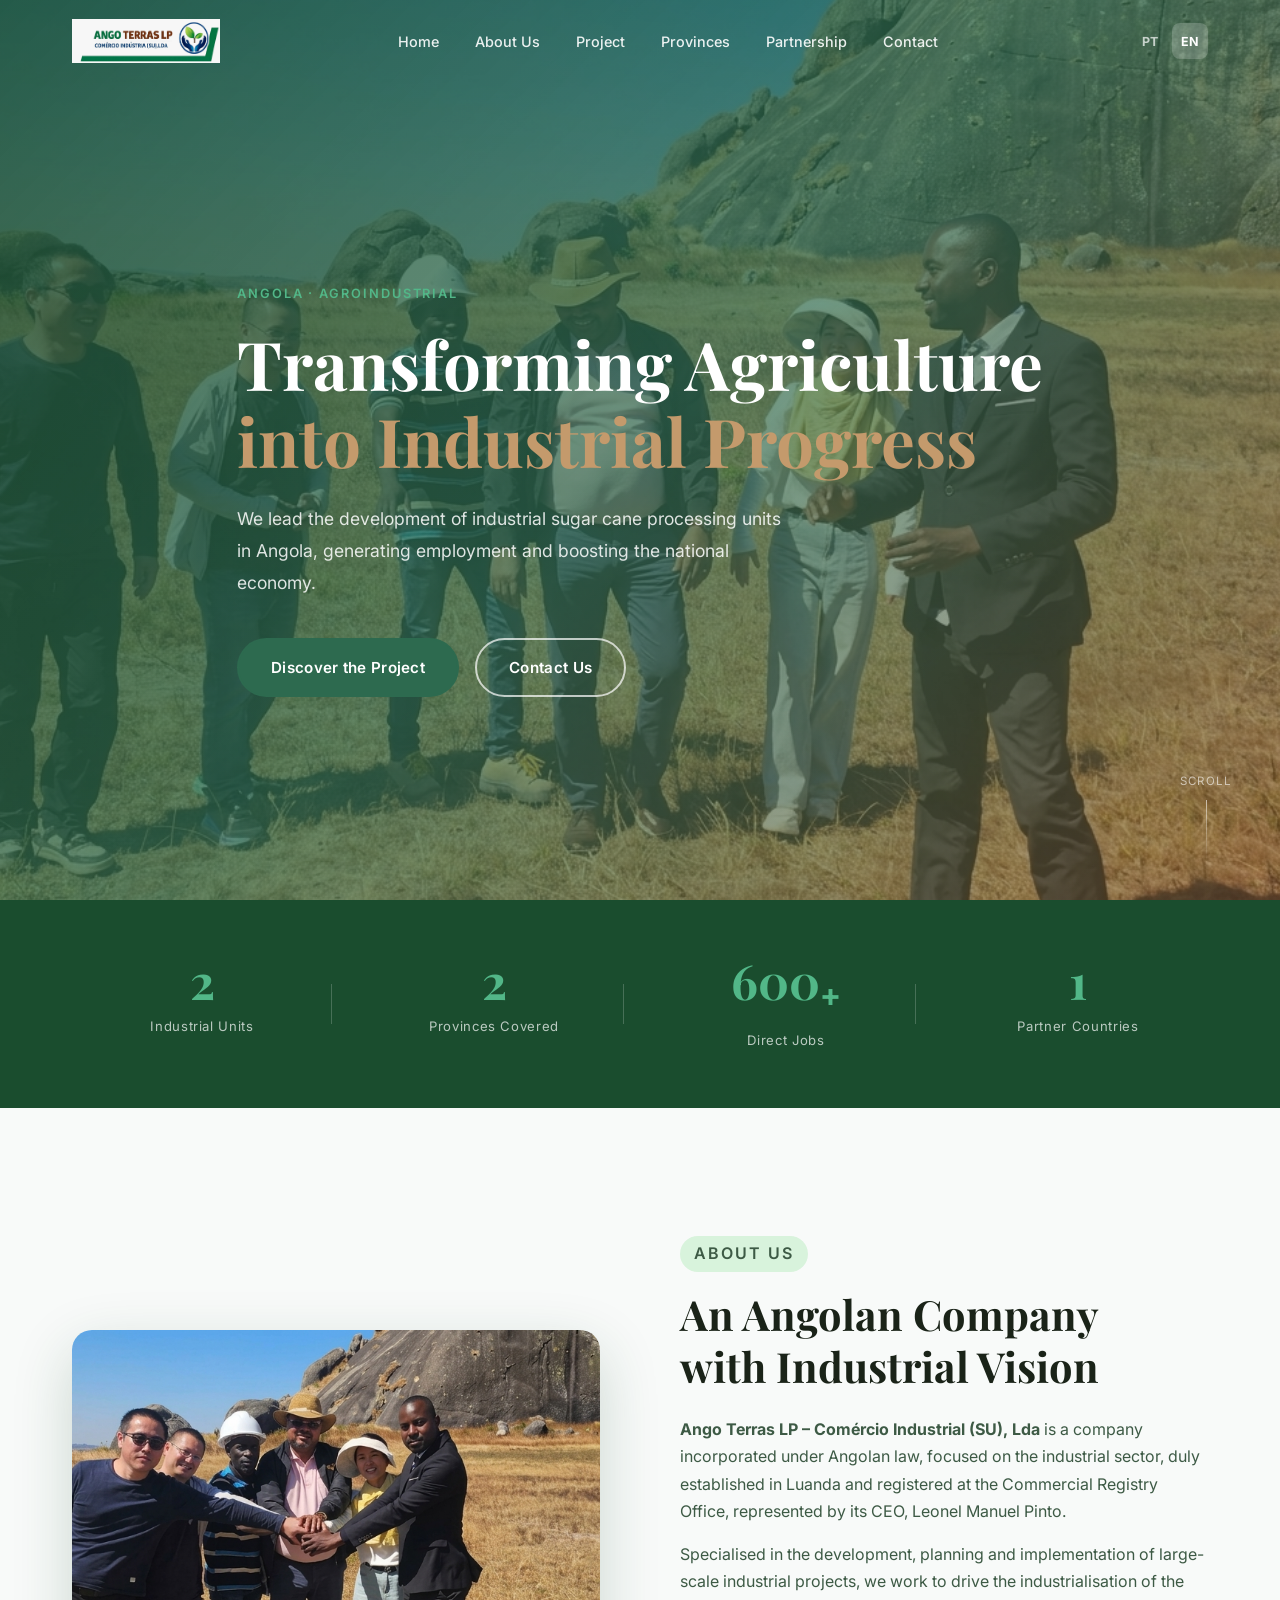
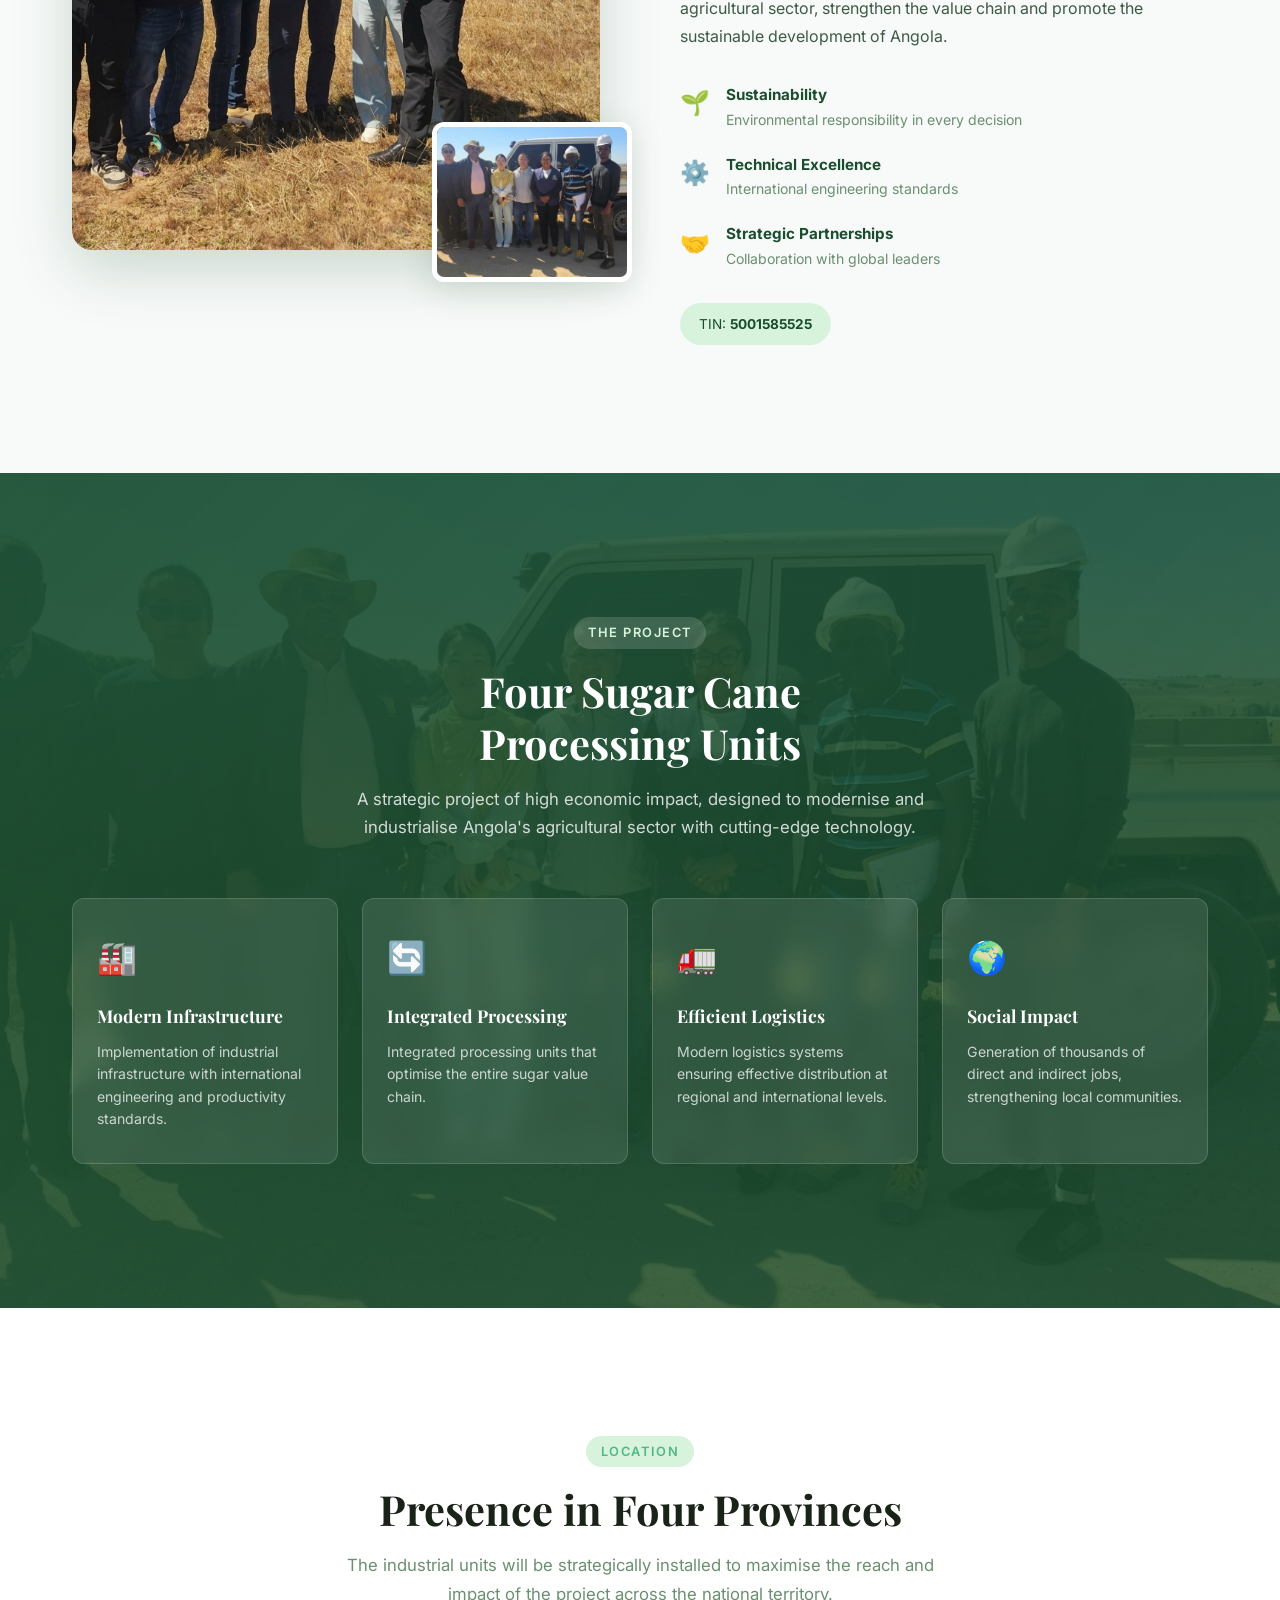
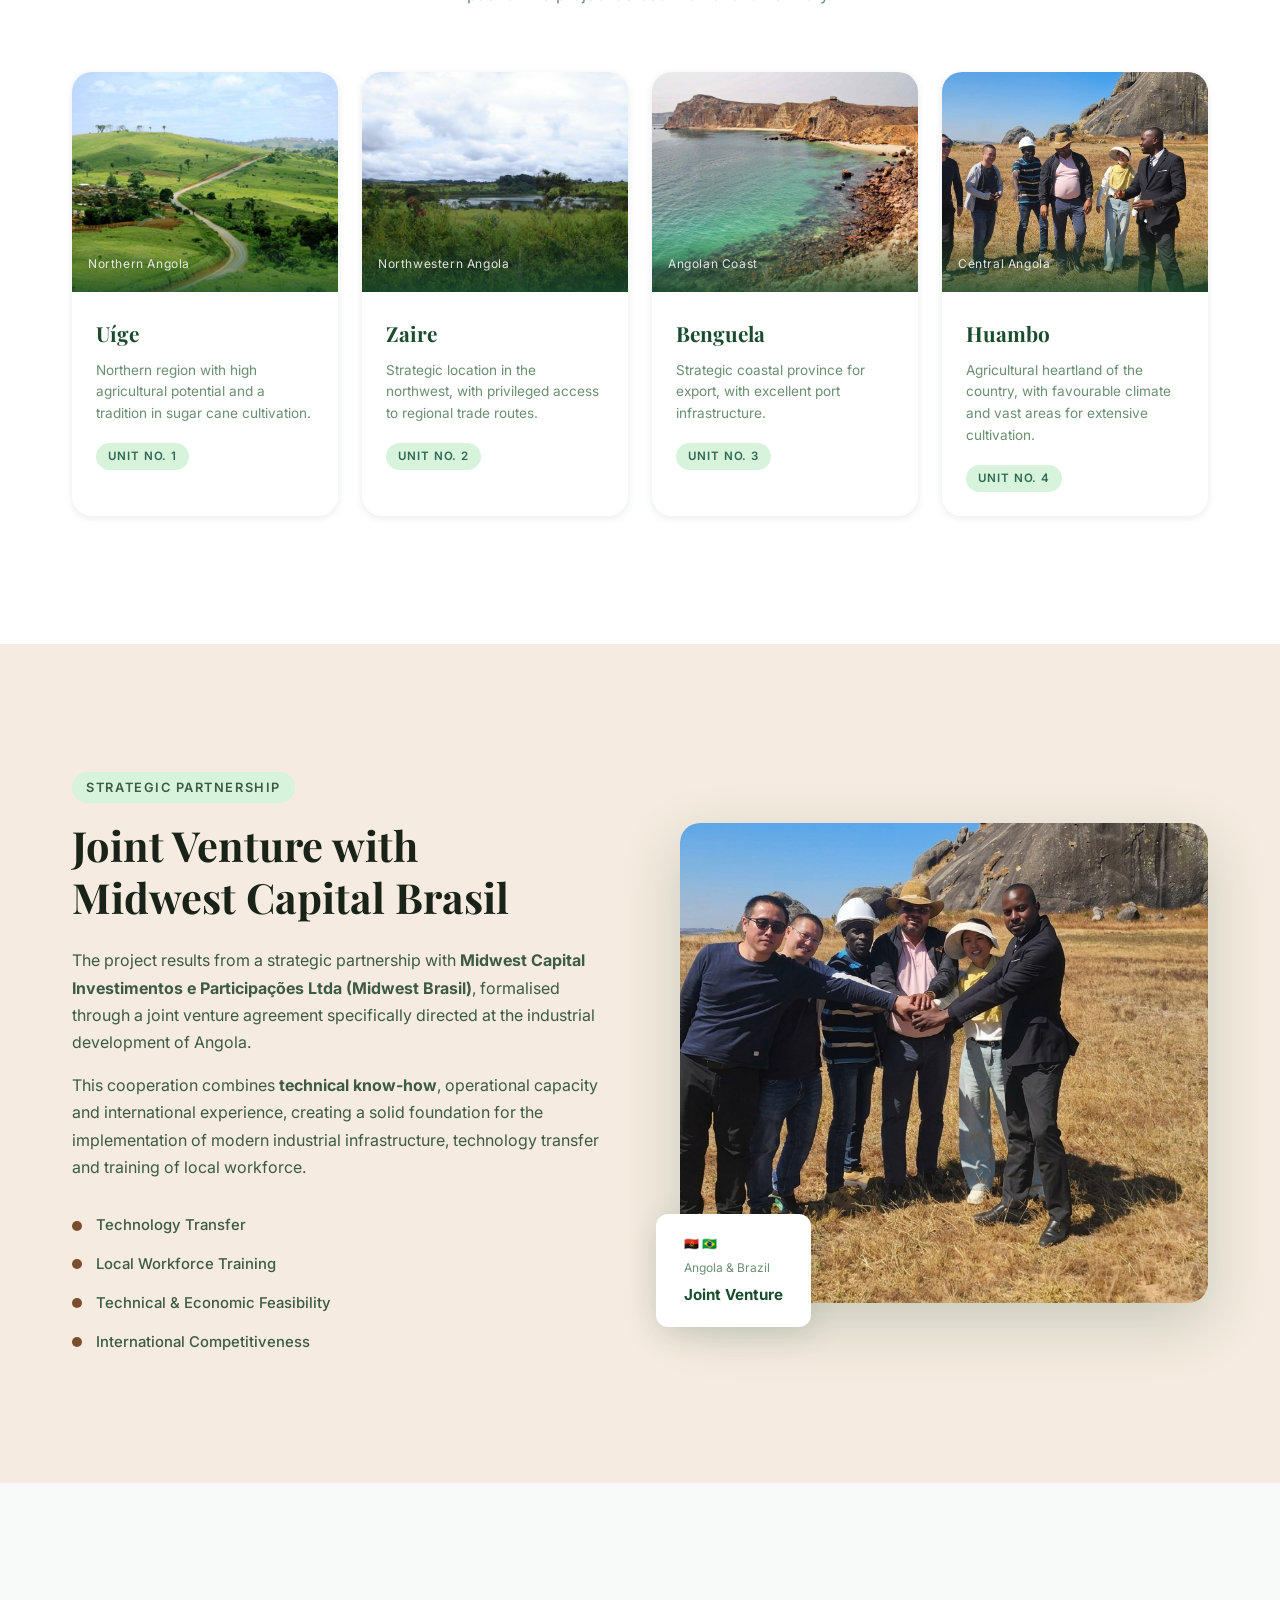
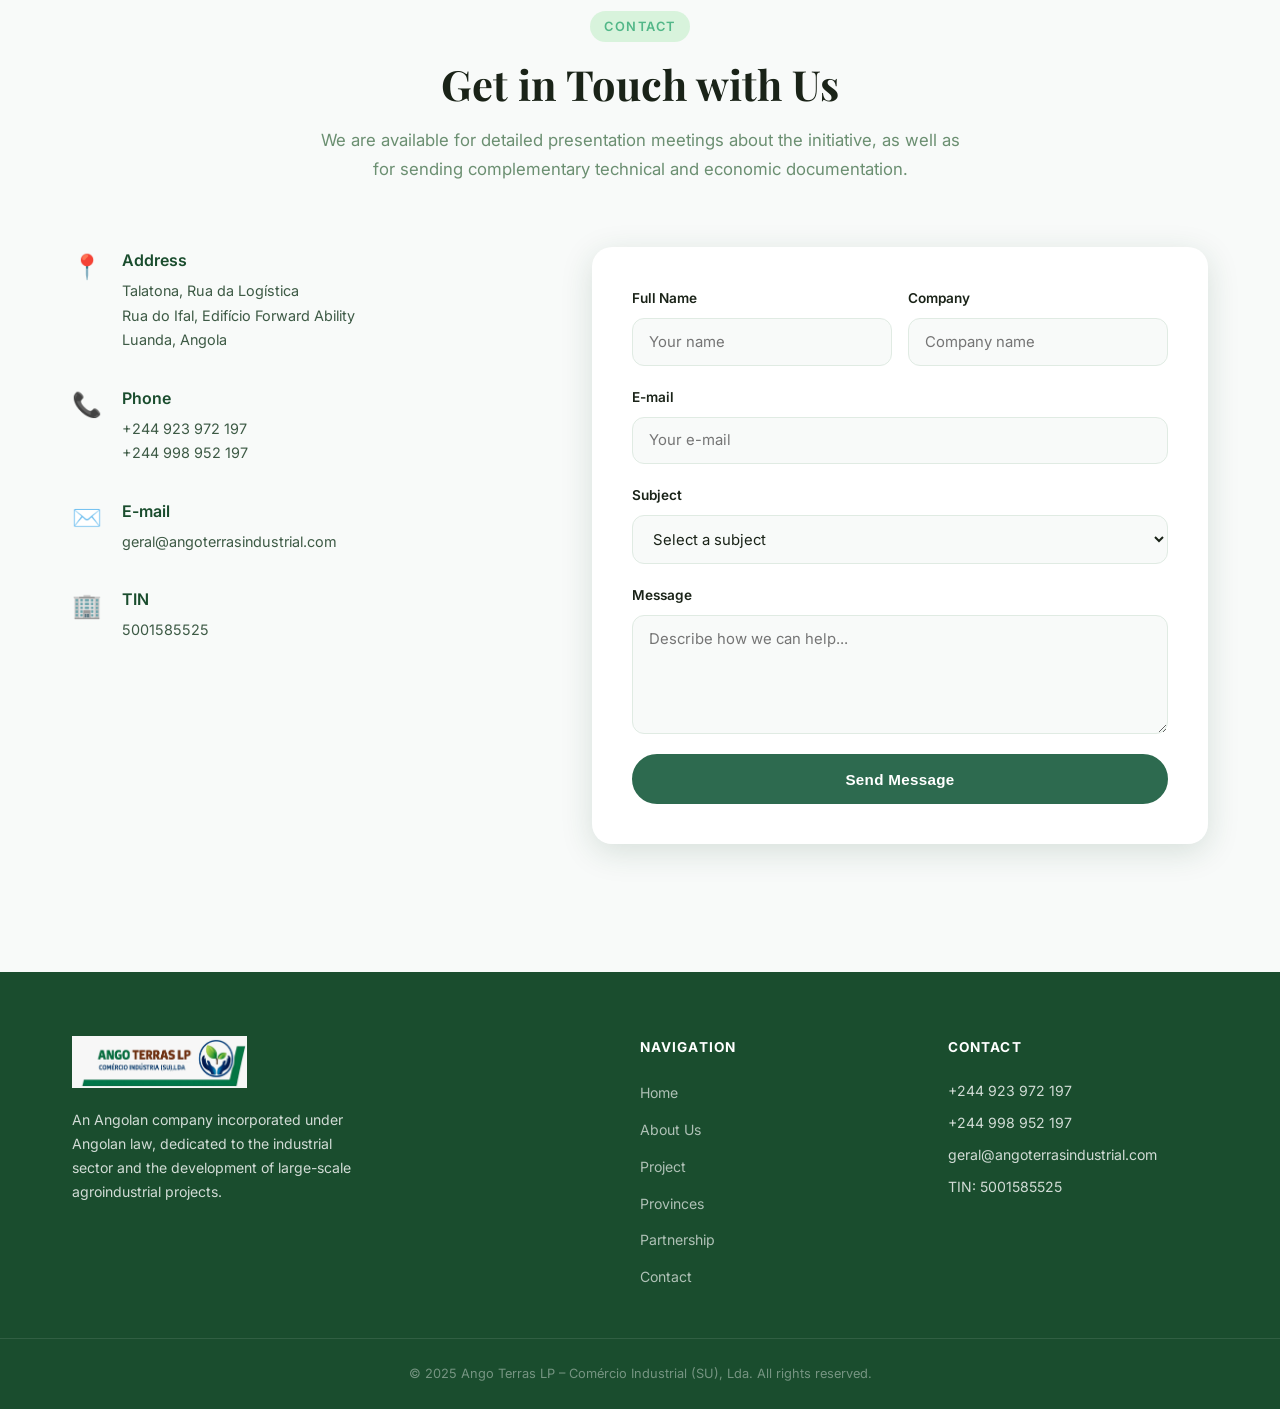
<file: index.html>
<!DOCTYPE html>
<html lang="pt">
<head>
  <meta charset="UTF-8" />
  <meta name="viewport" content="width=device-width, initial-scale=1.0" />
  <title>Ango Terras LP – Comércio Industrial</title>
  <link rel="stylesheet" href="style.css" />
  <link rel="preconnect" href="https://fonts.googleapis.com" />
  <link href="https://fonts.googleapis.com/css2?family=Playfair+Display:wght@400;600;700&family=Inter:wght@300;400;500;600&display=swap" rel="stylesheet" />
  <script src="lang.js"></script>
</head>
<body>

  <!-- ===== NAV ===== -->
  <nav id="navbar">
    <div class="nav-container">
      <a href="#inicio" class="logo">
        <img src="imagens/IMG-20260323-WA0019.jpg" alt="Ango Terras LP" class="logo-img" />
      </a>
      <ul class="nav-links" id="navLinks">
        <li><a href="#inicio">Início</a></li>
        <li><a href="#sobre">Sobre Nós</a></li>
        <li><a href="#projeto">Projecto</a></li>
        <li><a href="#provincias">Províncias</a></li>
        <li><a href="#parceria">Parceria</a></li>
        <li><a href="#contacto">Contacto</a></li>
      </ul>
      <div class="lang-switcher">
        <a href="index.html" class="lang-btn active" title="Português">PT</a>
        <a href="en/index.html" class="lang-btn" title="English">EN</a>
      </div>
      <button class="hamburger" id="hamburger" aria-label="Menu">
        <span></span><span></span><span></span>
      </button>
    </div>
  </nav>

  <!-- ===== HERO ===== -->
  <section id="inicio" class="hero">
    <div class="hero-overlay"></div>
    <img
      class="hero-bg"
      src="imagens/huambo/02.png"
      alt="Campo agrícola verde"
    />
    <div class="hero-content">
      <p class="hero-tag">Angola · Agroindustrial</p>
      <h1>Transformando a Agricultura<br /><span>em Progresso Industrial</span></h1>
      <p class="hero-desc">
        Lideramos o desenvolvimento de unidades industriais de processamento de
        cana-de-açúcar em Angola, gerando emprego e impulsionando a economia nacional.
      </p>
      <div class="hero-btns">
        <a href="#projeto" class="btn btn-primary">Conheça o Projecto</a>
        <a href="#contacto" class="btn btn-outline">Fale Connosco</a>
      </div>
    </div>
    <div class="hero-scroll">
      <span>Scroll</span>
      <div class="scroll-line"></div>
    </div>
  </section>

  <!-- ===== STATS ===== -->
  <section class="stats">
    <div class="container">
      <div class="stat-item">
        <span class="stat-num" data-target="4">0</span>
        <span class="stat-label">Unidades Industriais</span>
      </div>
      <div class="stat-item">
        <span class="stat-num" data-target="4">0</span>
        <span class="stat-label">Províncias Abrangidas</span>
      </div>
      <div class="stat-item">
        <span class="stat-num" data-target="1000">0</span><span class="stat-plus">+</span>
        <span class="stat-label">Empregos Directos</span>
      </div>
      <div class="stat-item">
        <span class="stat-num" data-target="2">0</span>
        <span class="stat-label">Países Parceiros</span>
      </div>
    </div>
  </section>

  <!-- ===== SOBRE ===== -->
  <section id="sobre" class="sobre">
    <div class="container grid-2">
      <div class="sobre-imgs">
        <img
          class="img-main"
          src="imagens/huambo/sobrenow.png"
          alt="Plantação de cana-de-açúcar"
        />
        <img
          class="img-badge"
          src="imagens/huambo/01.png"
          alt="Campo agrícola"
        />
       
      </div>
      <div class="sobre-text">
        <p class="section-tag">Sobre Nós</p>
        <h2>Uma Empresa Angolana<br />de Visão Industrial</h2>
        <p>
          A <strong>Ango Terras LP – Comércio Industrial (SU), Lda</strong> é uma firma de
          direito angolano, Vocacionada no ramo da indústria, devidamente constituída em Luanda e registada na Conservatória do Registo Comercial, é representada pelo seu CEO, Leonel Manuel Pinto.
        </p>
        <p>
          Especializados no desenvolvimento, planeamento e implementação de projectos
          industriais de grande escala, trabalhamos para impulsionar a industrialização do
          sector agrícola, fortalecer a cadeia de valor e promover o desenvolvimento
          sustentável de Angola.
        </p>
        <div class="sobre-values">
          <div class="value-item">
            <div class="value-icon">🌱</div>
            <div>
              <strong>Sustentabilidade</strong>
              <p>Responsabilidade ambiental em cada decisão</p>
            </div>
          </div>
          <div class="value-item">
            <div class="value-icon">⚙️</div>
            <div>
              <strong>Excelência Técnica</strong>
              <p>Padrões internacionais de engenharia</p>
            </div>
          </div>
          <div class="value-item">
            <div class="value-icon">🤝</div>
            <div>
              <strong>Parcerias Estratégicas</strong>
              <p>Colaboração com líderes globais</p>
            </div>
          </div>
        </div>
        <div class="sobre-nif">
          <span>NIF: <strong>5001585525</strong></span>
        </div>
      </div>
    </div>
  </section>

  <!-- ===== PROJECTO ===== -->
  <section id="projeto" class="projeto">
    <div class="projeto-bg-overlay"></div>
    <img
      class="projeto-bg-img"
      src="imagens/huambo/01.png"
      alt="Unidade industrial"
    />
    <div class="container projeto-content">
      <p class="section-tag light">O Projecto</p>
      <h2>Quatro Unidades de<br />Processamento de Cana-de-Açúcar</h2>
      <p class="projeto-intro">
        Um projecto estratégico de elevado impacto económico, concebido para modernizar
        e industrializar o sector agrícola angolano com tecnologia de ponta.
      </p>
      <div class="projeto-cards">
        <div class="proj-card">
          <div class="proj-card-icon">🏭</div>
          <h3>Infraestruturas Modernas</h3>
          <p>Implementação de infraestruturas industriais com padrões internacionais de engenharia e produtividade.</p>
        </div>
        <div class="proj-card">
          <div class="proj-card-icon">🔄</div>
          <h3>Processamento Integrado</h3>
          <p>Unidades integradas de processamento que optimizam toda a cadeia de valor do açúcar.</p>
        </div>
        <div class="proj-card">
          <div class="proj-card-icon">🚛</div>
          <h3>Logística Eficiente</h3>
          <p>Sistemas logísticos modernos que garantem distribuição eficaz a nível regional e internacional.</p>
        </div>
        <div class="proj-card">
          <div class="proj-card-icon">🌍</div>
          <h3>Impacto Social</h3>
          <p>Geração de milhares de empregos directos e indirectos, fortalecendo as comunidades locais.</p>
        </div>
      </div>
    </div>
  </section>

  <!-- ===== PROVINCIAS ===== -->
  <section id="provincias" class="provincias">
    <div class="container">
      <div class="section-header">
        <p class="section-tag">Localização</p>
        <h2>Presença em Quatro Províncias</h2>
        <p class="section-desc">
          As unidades industriais serão instaladas estrategicamente para maximizar
          o alcance e o impacto do projecto em todo o território nacional.
        </p>
      </div>
      <div class="prov-grid">
        <div class="prov-card" style="--delay:0s">
          <div class="prov-img-wrap">
            <img src="imagens/uige.jpg" alt="Uíge" />
            <div class="prov-overlay">
              <span>Norte de Angola</span>
            </div>
          </div>
          <div class="prov-info">
            <h3>Uíge</h3>
            <p>Região norte com elevado potencial agrícola e tradição no cultivo da cana-de-açúcar.</p>
            <span class="prov-tag">Unidade Nº 1</span>
          </div>
        </div>
        <div class="prov-card" style="--delay:0.1s">
          <div class="prov-img-wrap">
            <img src="imagens/zaire.jpg" alt="Zaire" />
            <div class="prov-overlay">
              <span>Noroeste de Angola</span>
            </div>
          </div>
          <div class="prov-info">
            <h3>Zaire</h3>
            <p>Localização estratégica no noroeste, com acesso privilegiado às rotas comerciais regionais.</p>
            <span class="prov-tag">Unidade Nº 2</span>
          </div>
        </div>
        <div class="prov-card" style="--delay:0.2s">
          <div class="prov-img-wrap">
            <img src="imagens/benguela.jpg" alt="Benguela" />
            <div class="prov-overlay">
              <span>Litoral de Angola</span>
            </div>
          </div>
          <div class="prov-info">
            <h3>Benguela</h3>
            <p>Província costeira estratégica para exportação, com excelente infraestrutura portuária.</p>
            <span class="prov-tag">Unidade Nº 3</span>
          </div>
        </div>
        <div class="prov-card" style="--delay:0.3s">
          <div class="prov-img-wrap">
            <img src="imagens/huambo/02.png" alt="Huambo" />
            <div class="prov-overlay">
              <span>Centro de Angola</span>
            </div>
          </div>
          <div class="prov-info">
            <h3>Huambo</h3>
            <p>Centro agrícola do país, com clima favorável e amplas áreas para o cultivo extensivo.</p>
            <span class="prov-tag">Unidade Nº 4</span>
          </div>
        </div>
      </div>
    </div>
  </section>

  <!-- ===== PARCERIA ===== -->
  <section id="parceria" class="parceria">
    <div class="container grid-2 parceria-grid">
      <div class="parceria-text">
        <p class="section-tag">Parceria Estratégica</p>
        <h2>Joint Venture com a<br />Midwest Capital Brasil</h2>
        <p>
          O projecto resulta de uma parceria estratégica com a
          <strong>Midwest Capital Investimentos e Participações Ltda (Midwest Brasil)</strong>,
          formalizada por meio de um acordo de joint venture especificamente
          direcionado ao desenvolvimento industrial de Angola.
        </p>
        <p>
          Esta cooperação alia <strong>know-how técnico</strong>, capacidade operacional e
          experiência internacional, criando uma base sólida para a implementação de
          infraestruturas industriais modernas, transferência de tecnologia e formação
          de quadros locais.
        </p>
        <div class="parceria-pillars">
          <div class="pillar">
            <div class="pillar-dot"></div>
            <span>Transferência de Tecnologia</span>
          </div>
          <div class="pillar">
            <div class="pillar-dot"></div>
            <span>Formação de Quadros Locais</span>
          </div>
          <div class="pillar">
            <div class="pillar-dot"></div>
            <span>Viabilidade Técnica e Económica</span>
          </div>
          <div class="pillar">
            <div class="pillar-dot"></div>
            <span>Competitividade Internacional</span>
          </div>
        </div>
      </div>
      <div class="parceria-img-wrap">
        <img
          src="imagens/huambo/sobrenow.png"
          alt="Parceria estratégica"
        />
        <div class="parceria-badge">
          <span class="badge-flag">🇦🇴 🇧🇷</span>
          <span>Angola & Brasil</span>
          <strong>Joint Venture</strong>
        </div>
      </div>
    </div>
  </section>

  <!-- ===== CONTACTO ===== -->
  <section id="contacto" class="contacto">
    <div class="container">
      <div class="section-header">
        <p class="section-tag">Contacto</p>
        <h2>Entre em Contacto Connosco</h2>
        <p class="section-desc">
          Estamos disponíveis para reuniões de apresentação detalhada da iniciativa,
          bem como para o envio de documentação técnica e económica complementar.
        </p>
      </div>
      <div class="contact-grid">
        <div class="contact-info">
          <div class="contact-item">
            <div class="contact-icon">📍</div>
            <div>
              <strong>Endereço</strong>
              <p>Talatona, Rua da Logística<br />Rua do Ifal, Edifício Forward Ability<br />Luanda, Angola</p>
            </div>
          </div>
          <div class="contact-item">
            <div class="contact-icon">📞</div>
            <div>
              <strong>Telefone</strong>
              <p>+244 923 972 197<br />+244 998 952 197</p>
            </div>
          </div>
          <div class="contact-item">
            <div class="contact-icon">✉️</div>
            <div>
              <strong>E-mail</strong>
              <p>geral@angoterrasindustrial.com</p>
            </div>
          </div>
          <div class="contact-item">
            <div class="contact-icon">🏢</div>
            <div>
              <strong>NIF</strong>
              <p>5001585525</p>
            </div>
          </div>
        </div>
        <form class="contact-form" id="contactForm">
          <div class="form-row">
            <div class="form-group">
              <label for="nome">Nome Completo</label>
              <input type="text" id="nome" placeholder="O seu nome" required />
            </div>
            <div class="form-group">
              <label for="empresa">Empresa</label>
              <input type="text" id="empresa" placeholder="Nome da empresa" />
            </div>
          </div>
          <div class="form-group">
            <label for="email">E-mail</label>
            <input type="email" id="email" placeholder="O seu e-mail" required />
          </div>
          <div class="form-group">
            <label for="assunto">Assunto</label>
            <select id="assunto">
              <option value="">Seleccione um assunto</option>
              <option>Proposta de Parceria</option>
              <option>Informação sobre o Projecto</option>
              <option>Reunião de Apresentação</option>
              <option>Documentação Técnica</option>
              <option>Outro</option>
            </select>
          </div>
          <div class="form-group">
            <label for="mensagem">Mensagem</label>
            <textarea id="mensagem" rows="5" placeholder="Descreva como podemos ajudar..." required></textarea>
          </div>
          <button type="submit" class="btn btn-primary btn-full">
            Enviar Mensagem
          </button>
          <p class="form-success" id="formSuccess">Mensagem enviada com sucesso! Entraremos em contacto brevemente.</p>
        </form>
      </div>
    </div>
  </section>

  <!-- ===== FOOTER ===== -->
  <footer class="footer">
    <div class="container footer-grid">
      <div class="footer-brand">
        <div class="logo">
          <img src="imagens/IMG-20260323-WA0019.jpg" alt="Ango Terras LP" class="logo-img logo-img--footer" />
        </div>
        <p>Firma de direito angolano, vocacionada no ramo industrial e no desenvolvimento de projectos agroindustriais de grande escala.</p>
      </div>
      <div class="footer-links">
        <h4>Navegação</h4>
        <ul>
          <li><a href="#inicio">Início</a></li>
          <li><a href="#sobre">Sobre Nós</a></li>
          <li><a href="#projeto">Projecto</a></li>
          <li><a href="#provincias">Províncias</a></li>
          <li><a href="#parceria">Parceria</a></li>
          <li><a href="#contacto">Contacto</a></li>
        </ul>
      </div>
      <div class="footer-contact">
        <h4>Contactos</h4>
        <p>+244 923 972 197</p>
        <p>+244 998 952 197</p>
        <p>geral@angoterrasindustrial.com</p>
        <p>NIF: 5001585525</p>
      </div>
    </div>
    <div class="footer-bottom">
      <p>&copy; 2025 Ango Terras LP – Comércio Industrial (SU), Lda. Todos os direitos reservados.</p>
    </div>
  </footer>

  <script src="script.js"></script>
</body>
</html>
</file>
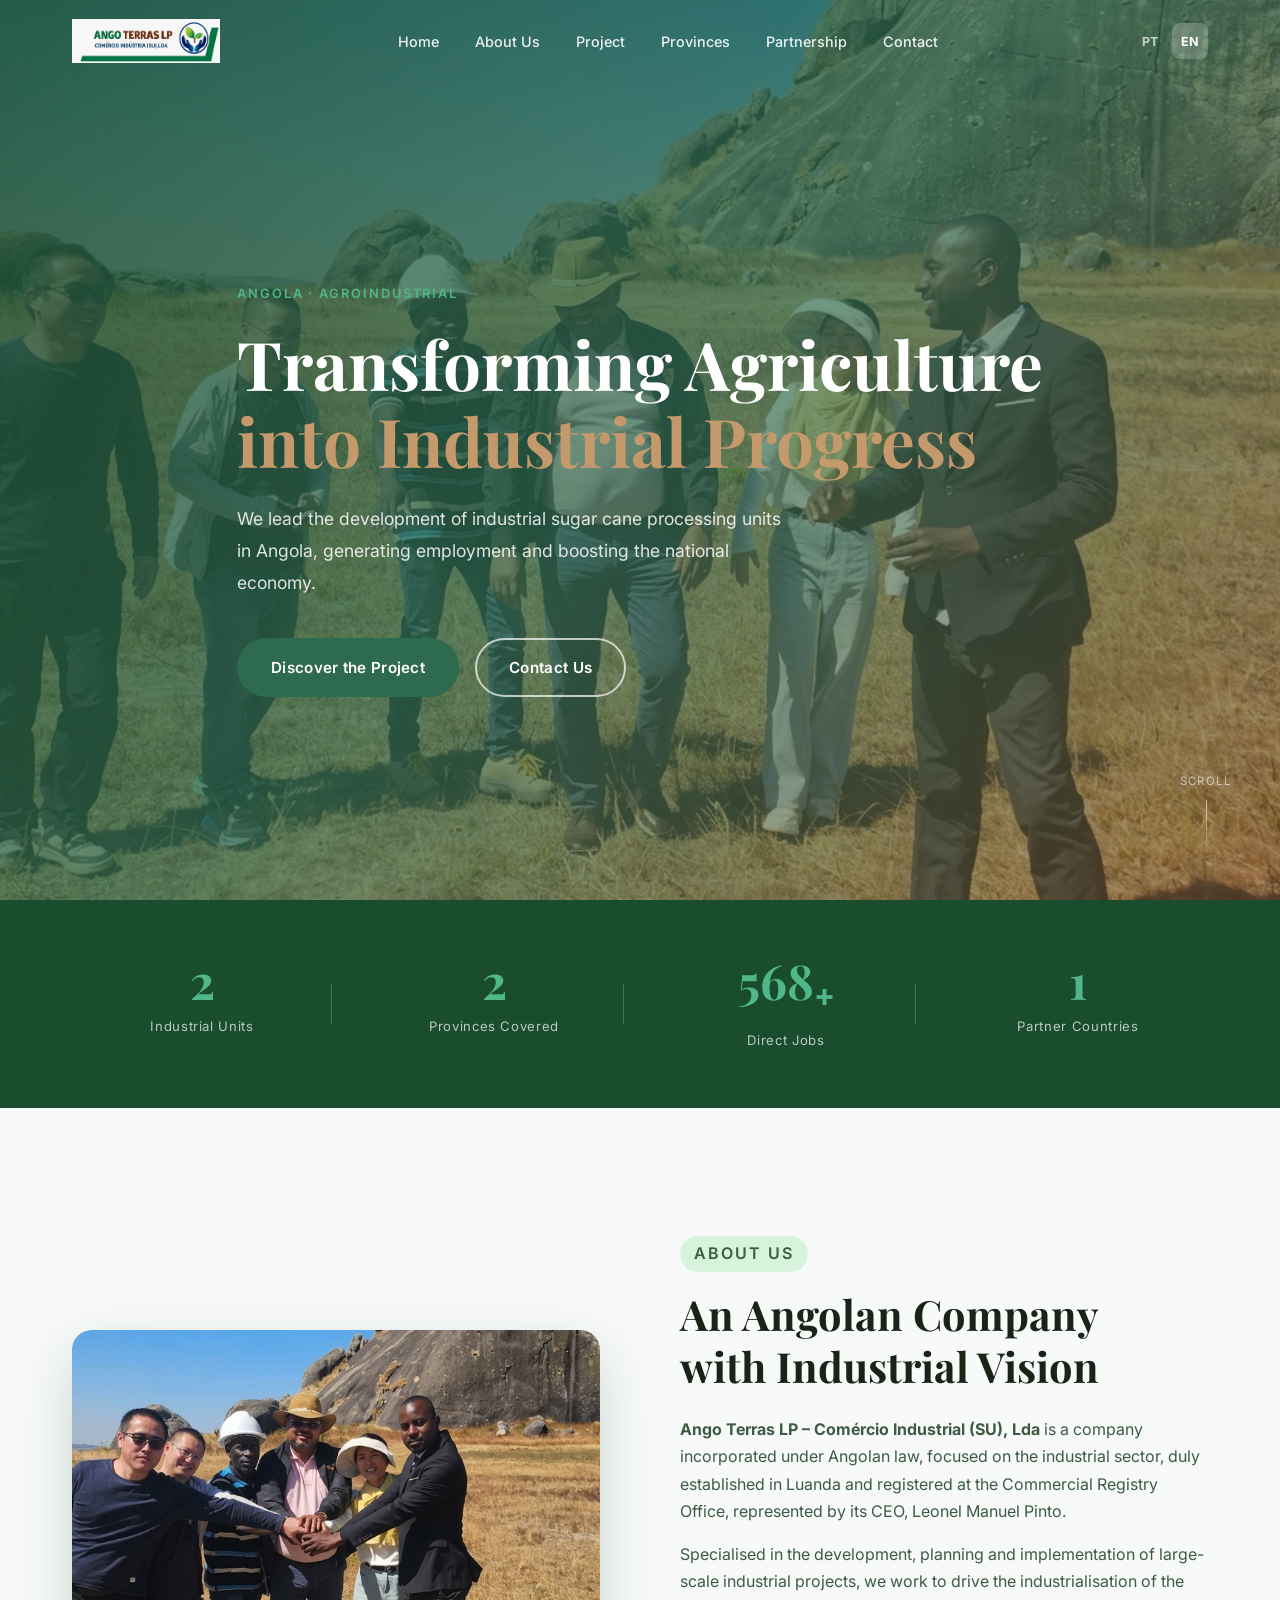
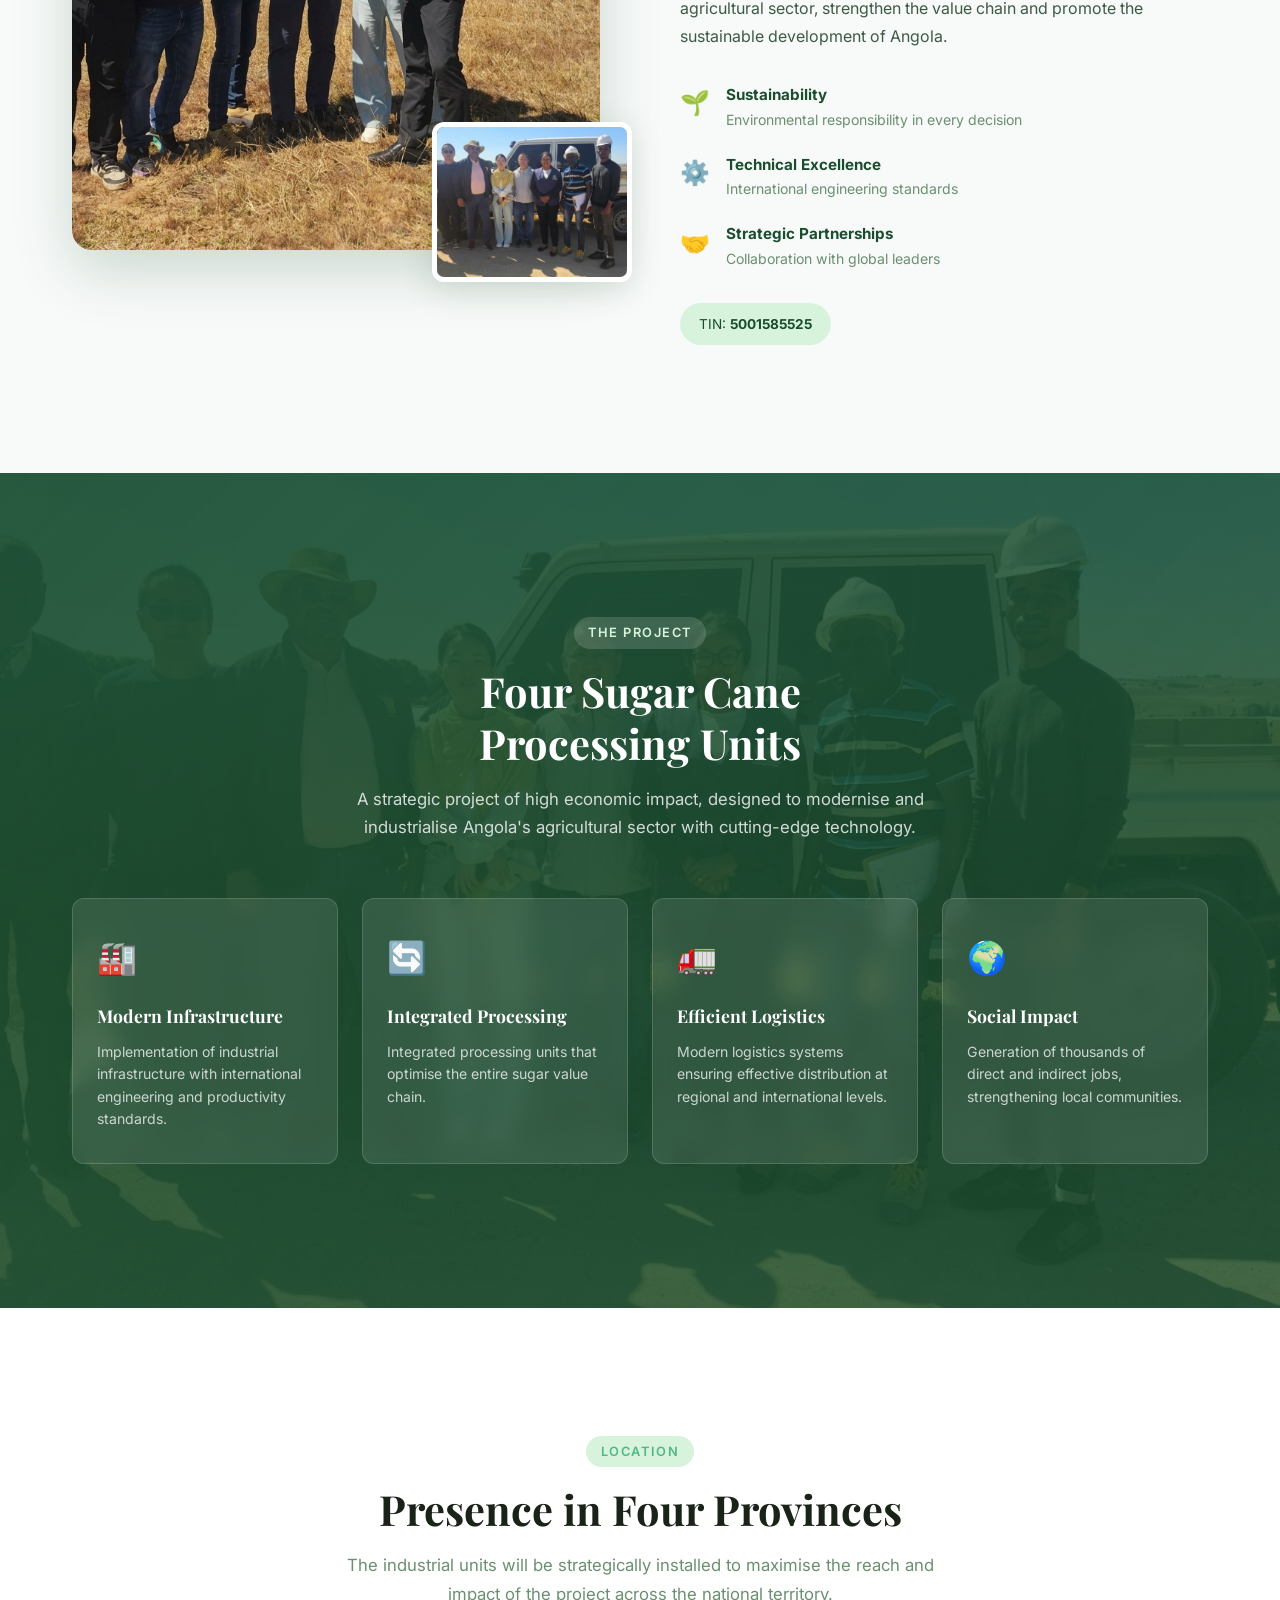
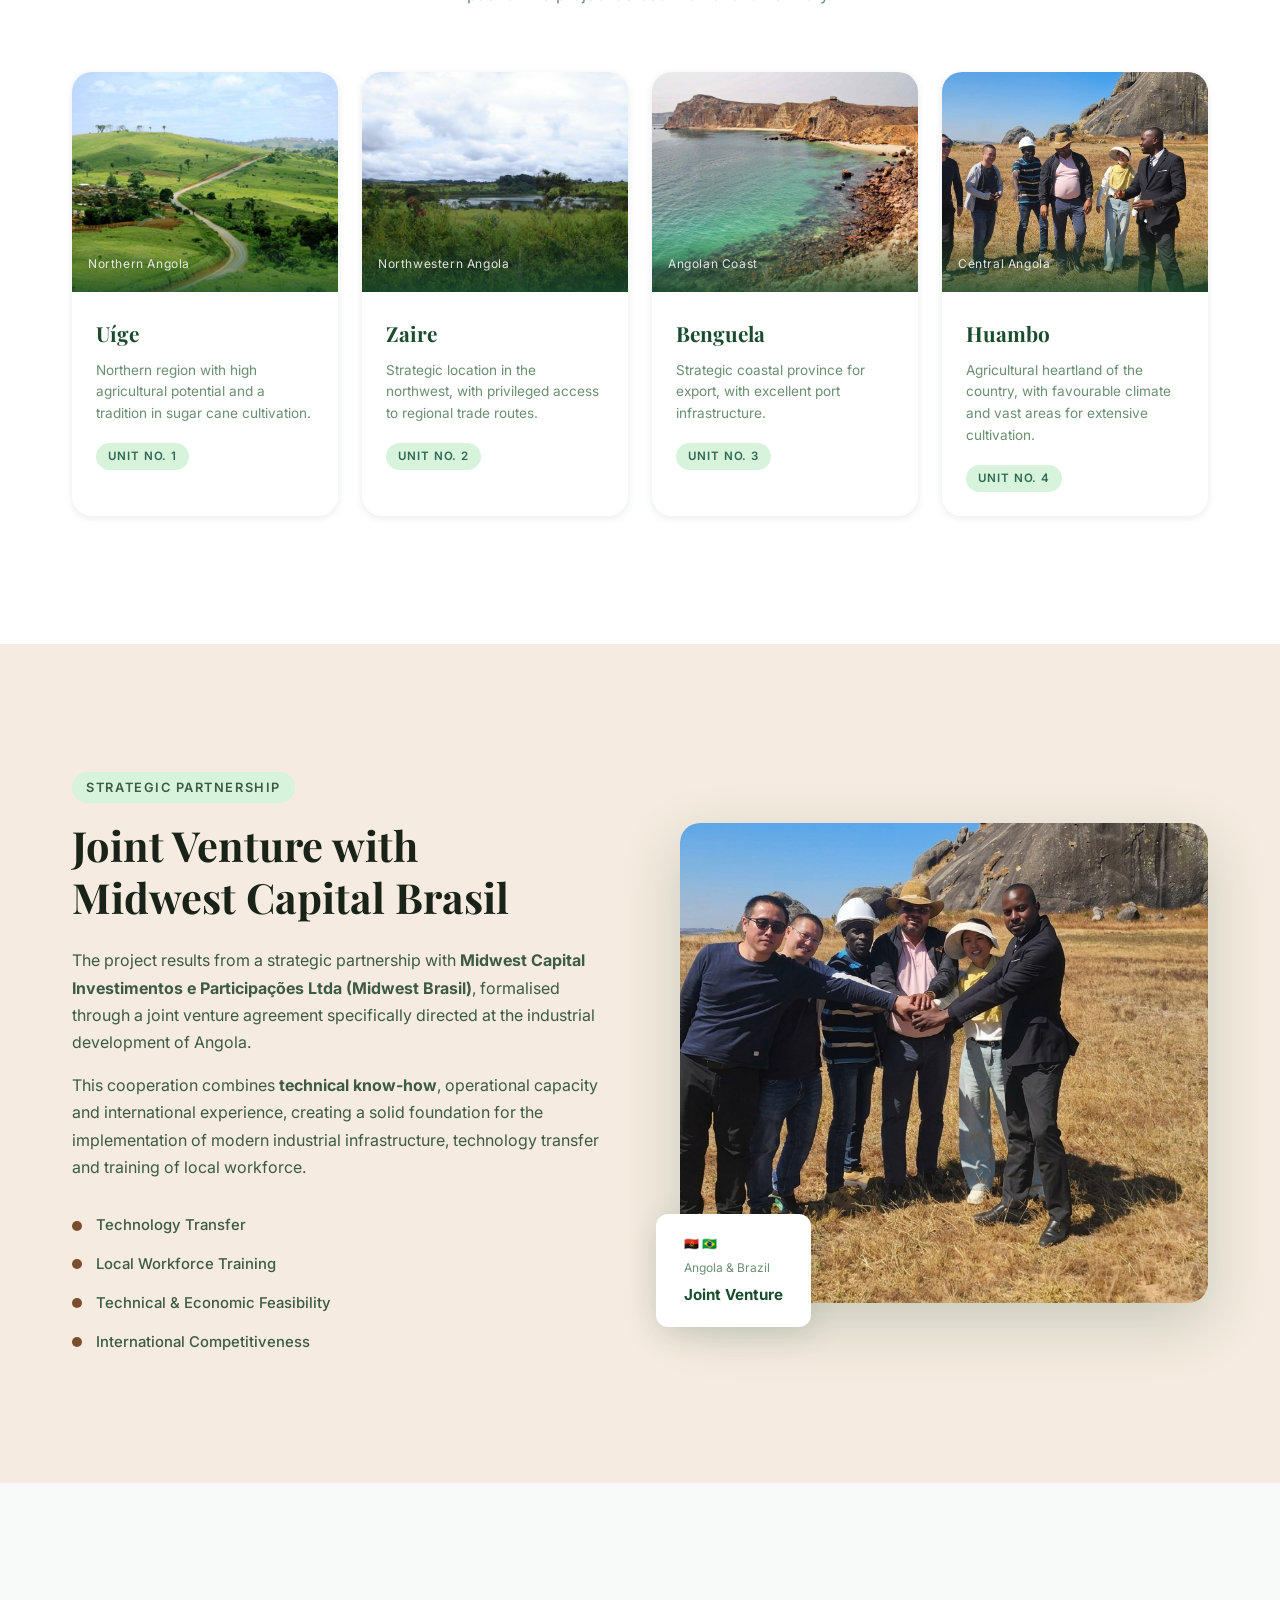
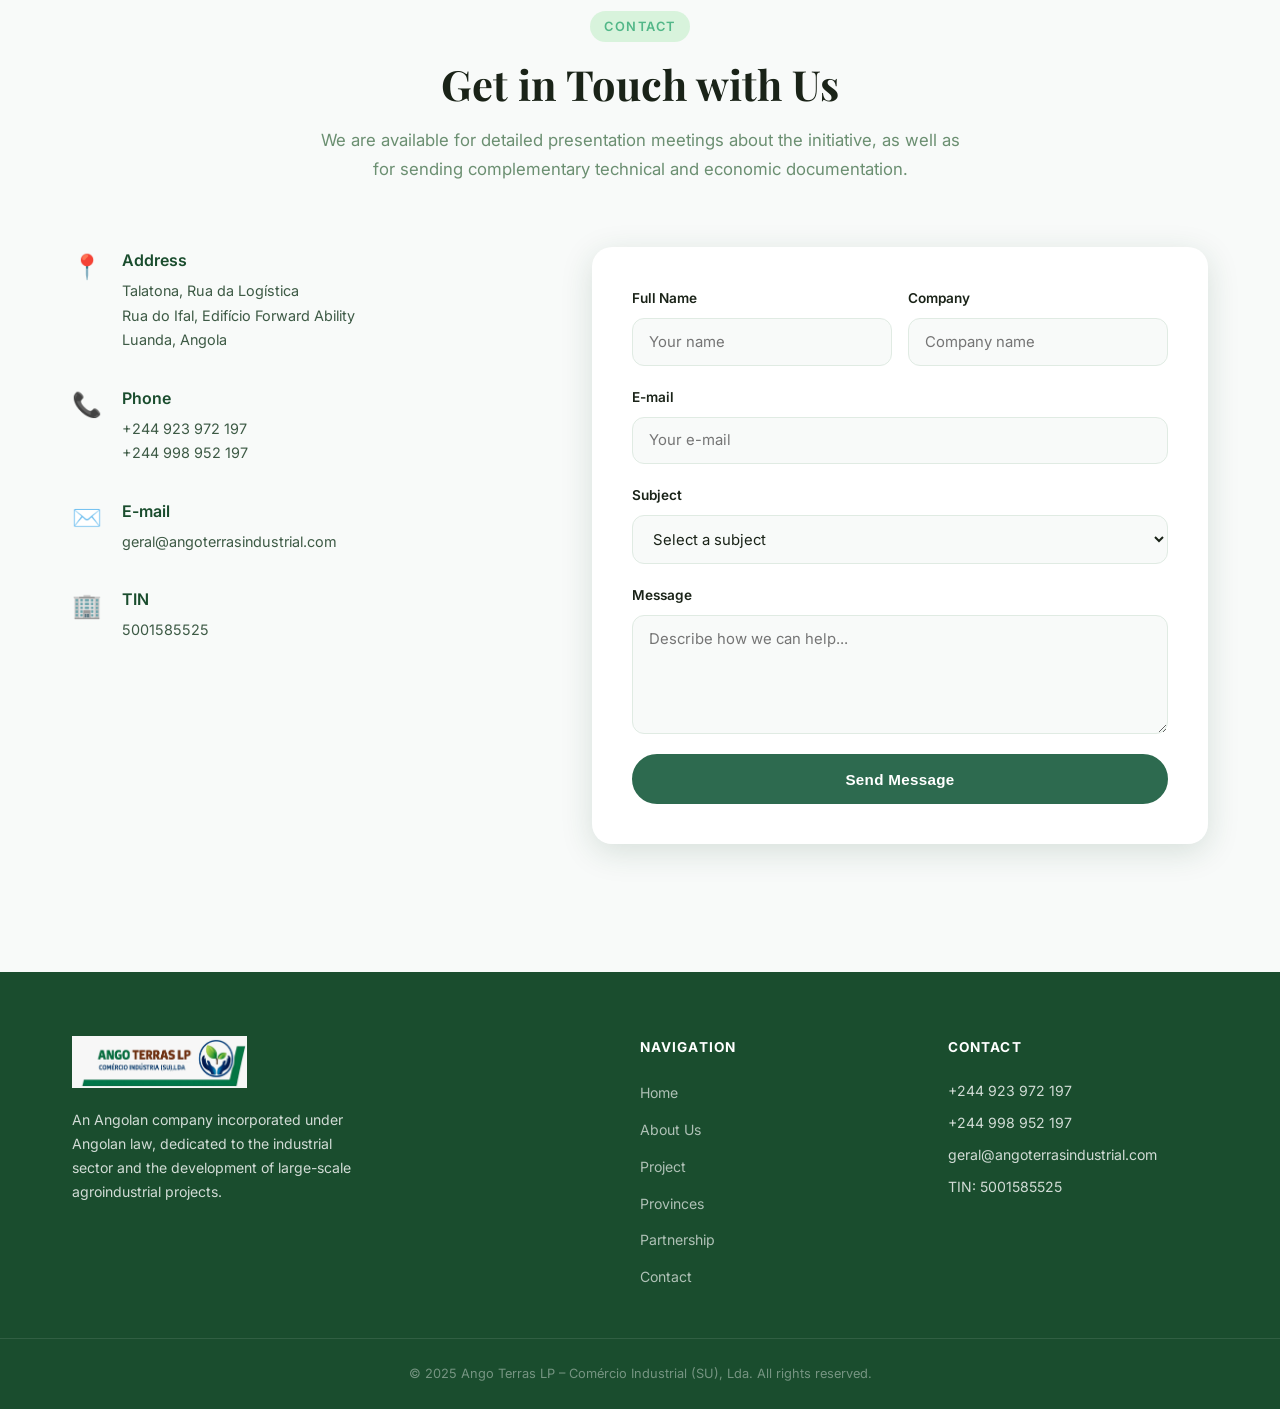
<file: en/index.html>
<!DOCTYPE html>
<html lang="en">
<head>
  <meta charset="UTF-8" />
  <meta name="viewport" content="width=device-width, initial-scale=1.0" />
  <title>Ango Terras LP – Industrial Commerce</title>
  <link rel="stylesheet" href="../style.css" />
  <link rel="preconnect" href="https://fonts.googleapis.com" />
  <link href="https://fonts.googleapis.com/css2?family=Playfair+Display:wght@400;600;700&family=Inter:wght@300;400;500;600&display=swap" rel="stylesheet" />
  <script src="../lang.js"></script>
</head>
<body>

  <!-- ===== NAV ===== -->
  <nav id="navbar">
    <div class="nav-container">
      <a href="#home" class="logo">
        <img src="../imagens/IMG-20260323-WA0019.jpg" alt="Ango Terras LP" class="logo-img" />
      </a>
      <ul class="nav-links" id="navLinks">
        <li><a href="#home">Home</a></li>
        <li><a href="#about">About Us</a></li>
        <li><a href="#project">Project</a></li>
        <li><a href="#provinces">Provinces</a></li>
        <li><a href="#partnership">Partnership</a></li>
        <li><a href="#contact">Contact</a></li>
      </ul>
      <div class="lang-switcher">
        <a href="../index.html" class="lang-btn" title="Português">PT</a>
        <a href="../en/index.html" class="lang-btn active" title="English">EN</a>
      </div>
      <button class="hamburger" id="hamburger" aria-label="Menu">
        <span></span><span></span><span></span>
      </button>
    </div>
  </nav>

  <!-- ===== HERO ===== -->
  <section id="home" class="hero">
    <div class="hero-overlay"></div>
    <img
      class="hero-bg"
      src="../imagens/huambo/02.png"
      alt="Green agricultural field"
    />
    <div class="hero-content">
      <p class="hero-tag">Angola · Agroindustrial</p>
      <h1>Transforming Agriculture<br /><span>into Industrial Progress</span></h1>
      <p class="hero-desc">
        We lead the development of industrial sugar cane processing units
        in Angola, generating employment and boosting the national economy.
      </p>
      <div class="hero-btns">
        <a href="#project" class="btn btn-primary">Discover the Project</a>
        <a href="#contact" class="btn btn-outline">Contact Us</a>
      </div>
    </div>
    <div class="hero-scroll">
      <span>Scroll</span>
      <div class="scroll-line"></div>
    </div>
  </section>

  <!-- ===== STATS ===== -->
  <section class="stats">
    <div class="container">
      <div class="stat-item">
        <span class="stat-num" data-target="4">0</span>
        <span class="stat-label">Industrial Units</span>
      </div>
      <div class="stat-item">
        <span class="stat-num" data-target="4">0</span>
        <span class="stat-label">Provinces Covered</span>
      </div>
      <div class="stat-item">
        <span class="stat-num" data-target="1000">0</span><span class="stat-plus">+</span>
        <span class="stat-label">Direct Jobs</span>
      </div>
      <div class="stat-item">
        <span class="stat-num" data-target="2">0</span>
        <span class="stat-label">Partner Countries</span>
      </div>
    </div>
  </section>

  <!-- ===== ABOUT ===== -->
  <section id="about" class="sobre">
    <div class="container grid-2">
      <div class="sobre-imgs">
        <img
          class="img-main"
          src="../imagens/huambo/sobrenow.png"
          alt="Sugar cane plantation"
        />
        <img
          class="img-badge"
          src="../imagens/huambo/01.png"
          alt="Agricultural field"
        />

      </div>
      <div class="sobre-text">
        <p class="section-tag">About Us</p>
        <h2>An Angolan Company<br />with Industrial Vision</h2>
        <p>
          <strong>Ango Terras LP – Comércio Industrial (SU), Lda</strong> is a company
          incorporated under Angolan law, focused on the industrial sector, duly established in Luanda and registered at the Commercial Registry Office, represented by its CEO, Leonel Manuel Pinto.
        </p>
        <p>
          Specialised in the development, planning and implementation of large-scale
          industrial projects, we work to drive the industrialisation of the agricultural
          sector, strengthen the value chain and promote the sustainable development of Angola.
        </p>
        <div class="sobre-values">
          <div class="value-item">
            <div class="value-icon">🌱</div>
            <div>
              <strong>Sustainability</strong>
              <p>Environmental responsibility in every decision</p>
            </div>
          </div>
          <div class="value-item">
            <div class="value-icon">⚙️</div>
            <div>
              <strong>Technical Excellence</strong>
              <p>International engineering standards</p>
            </div>
          </div>
          <div class="value-item">
            <div class="value-icon">🤝</div>
            <div>
              <strong>Strategic Partnerships</strong>
              <p>Collaboration with global leaders</p>
            </div>
          </div>
        </div>
        <div class="sobre-nif">
          <span>TIN: <strong>5001585525</strong></span>
        </div>
      </div>
    </div>
  </section>

  <!-- ===== PROJECT ===== -->
  <section id="project" class="projeto">
    <div class="projeto-bg-overlay"></div>
    <img
      class="projeto-bg-img"
      src="../imagens/huambo/01.png"
      alt="Industrial unit"
    />
    <div class="container projeto-content">
      <p class="section-tag light">The Project</p>
      <h2>Four Sugar Cane<br />Processing Units</h2>
      <p class="projeto-intro">
        A strategic project of high economic impact, designed to modernise
        and industrialise Angola's agricultural sector with cutting-edge technology.
      </p>
      <div class="projeto-cards">
        <div class="proj-card">
          <div class="proj-card-icon">🏭</div>
          <h3>Modern Infrastructure</h3>
          <p>Implementation of industrial infrastructure with international engineering and productivity standards.</p>
        </div>
        <div class="proj-card">
          <div class="proj-card-icon">🔄</div>
          <h3>Integrated Processing</h3>
          <p>Integrated processing units that optimise the entire sugar value chain.</p>
        </div>
        <div class="proj-card">
          <div class="proj-card-icon">🚛</div>
          <h3>Efficient Logistics</h3>
          <p>Modern logistics systems ensuring effective distribution at regional and international levels.</p>
        </div>
        <div class="proj-card">
          <div class="proj-card-icon">🌍</div>
          <h3>Social Impact</h3>
          <p>Generation of thousands of direct and indirect jobs, strengthening local communities.</p>
        </div>
      </div>
    </div>
  </section>

  <!-- ===== PROVINCES ===== -->
  <section id="provinces" class="provincias">
    <div class="container">
      <div class="section-header">
        <p class="section-tag">Location</p>
        <h2>Presence in Four Provinces</h2>
        <p class="section-desc">
          The industrial units will be strategically installed to maximise
          the reach and impact of the project across the national territory.
        </p>
      </div>
      <div class="prov-grid">
        <div class="prov-card" style="--delay:0s">
          <div class="prov-img-wrap">
            <img src="../imagens/uige.jpg" alt="Uíge" />
            <div class="prov-overlay">
              <span>Northern Angola</span>
            </div>
          </div>
          <div class="prov-info">
            <h3>Uíge</h3>
            <p>Northern region with high agricultural potential and a tradition in sugar cane cultivation.</p>
            <span class="prov-tag">Unit No. 1</span>
          </div>
        </div>
        <div class="prov-card" style="--delay:0.1s">
          <div class="prov-img-wrap">
            <img src="../imagens/zaire.jpg" alt="Zaire" />
            <div class="prov-overlay">
              <span>Northwestern Angola</span>
            </div>
          </div>
          <div class="prov-info">
            <h3>Zaire</h3>
            <p>Strategic location in the northwest, with privileged access to regional trade routes.</p>
            <span class="prov-tag">Unit No. 2</span>
          </div>
        </div>
        <div class="prov-card" style="--delay:0.2s">
          <div class="prov-img-wrap">
            <img src="../imagens/benguela.jpg" alt="Benguela" />
            <div class="prov-overlay">
              <span>Angolan Coast</span>
            </div>
          </div>
          <div class="prov-info">
            <h3>Benguela</h3>
            <p>Strategic coastal province for export, with excellent port infrastructure.</p>
            <span class="prov-tag">Unit No. 3</span>
          </div>
        </div>
        <div class="prov-card" style="--delay:0.3s">
          <div class="prov-img-wrap">
            <img src="../imagens/huambo/02.png" alt="Huambo" />
            <div class="prov-overlay">
              <span>Central Angola</span>
            </div>
          </div>
          <div class="prov-info">
            <h3>Huambo</h3>
            <p>Agricultural heartland of the country, with favourable climate and vast areas for extensive cultivation.</p>
            <span class="prov-tag">Unit No. 4</span>
          </div>
        </div>
      </div>
    </div>
  </section>

  <!-- ===== PARTNERSHIP ===== -->
  <section id="partnership" class="parceria">
    <div class="container grid-2 parceria-grid">
      <div class="parceria-text">
        <p class="section-tag">Strategic Partnership</p>
        <h2>Joint Venture with<br />Midwest Capital Brasil</h2>
        <p>
          The project results from a strategic partnership with
          <strong>Midwest Capital Investimentos e Participações Ltda (Midwest Brasil)</strong>,
          formalised through a joint venture agreement specifically
          directed at the industrial development of Angola.
        </p>
        <p>
          This cooperation combines <strong>technical know-how</strong>, operational capacity and
          international experience, creating a solid foundation for the implementation of
          modern industrial infrastructure, technology transfer and training of local workforce.
        </p>
        <div class="parceria-pillars">
          <div class="pillar">
            <div class="pillar-dot"></div>
            <span>Technology Transfer</span>
          </div>
          <div class="pillar">
            <div class="pillar-dot"></div>
            <span>Local Workforce Training</span>
          </div>
          <div class="pillar">
            <div class="pillar-dot"></div>
            <span>Technical & Economic Feasibility</span>
          </div>
          <div class="pillar">
            <div class="pillar-dot"></div>
            <span>International Competitiveness</span>
          </div>
        </div>
      </div>
      <div class="parceria-img-wrap">
        <img
          src="../imagens/huambo/sobrenow.png"
          alt="Strategic partnership"
        />
        <div class="parceria-badge">
          <span class="badge-flag">🇦🇴 🇧🇷</span>
          <span>Angola & Brazil</span>
          <strong>Joint Venture</strong>
        </div>
      </div>
    </div>
  </section>

  <!-- ===== CONTACT ===== -->
  <section id="contact" class="contacto">
    <div class="container">
      <div class="section-header">
        <p class="section-tag">Contact</p>
        <h2>Get in Touch with Us</h2>
        <p class="section-desc">
          We are available for detailed presentation meetings about the initiative,
          as well as for sending complementary technical and economic documentation.
        </p>
      </div>
      <div class="contact-grid">
        <div class="contact-info">
          <div class="contact-item">
            <div class="contact-icon">📍</div>
            <div>
              <strong>Address</strong>
              <p>Talatona, Rua da Logística<br />Rua do Ifal, Edifício Forward Ability<br />Luanda, Angola</p>
            </div>
          </div>
          <div class="contact-item">
            <div class="contact-icon">📞</div>
            <div>
              <strong>Phone</strong>
              <p>+244 923 972 197<br />+244 998 952 197</p>
            </div>
          </div>
          <div class="contact-item">
            <div class="contact-icon">✉️</div>
            <div>
              <strong>E-mail</strong>
              <p>geral@angoterrasindustrial.com</p>
            </div>
          </div>
          <div class="contact-item">
            <div class="contact-icon">🏢</div>
            <div>
              <strong>TIN</strong>
              <p>5001585525</p>
            </div>
          </div>
        </div>
        <form class="contact-form" id="contactForm">
          <div class="form-row">
            <div class="form-group">
              <label for="nome">Full Name</label>
              <input type="text" id="nome" placeholder="Your name" required />
            </div>
            <div class="form-group">
              <label for="empresa">Company</label>
              <input type="text" id="empresa" placeholder="Company name" />
            </div>
          </div>
          <div class="form-group">
            <label for="email">E-mail</label>
            <input type="email" id="email" placeholder="Your e-mail" required />
          </div>
          <div class="form-group">
            <label for="assunto">Subject</label>
            <select id="assunto">
              <option value="">Select a subject</option>
              <option>Partnership Proposal</option>
              <option>Project Information</option>
              <option>Presentation Meeting</option>
              <option>Technical Documentation</option>
              <option>Other</option>
            </select>
          </div>
          <div class="form-group">
            <label for="mensagem">Message</label>
            <textarea id="mensagem" rows="5" placeholder="Describe how we can help..." required></textarea>
          </div>
          <button type="submit" class="btn btn-primary btn-full">
            Send Message
          </button>
          <p class="form-success" id="formSuccess">Message sent successfully! We will get back to you shortly.</p>
        </form>
      </div>
    </div>
  </section>

  <!-- ===== FOOTER ===== -->
  <footer class="footer">
    <div class="container footer-grid">
      <div class="footer-brand">
        <div class="logo">
          <img src="../imagens/IMG-20260323-WA0019.jpg" alt="Ango Terras LP" class="logo-img logo-img--footer" />
        </div>
        <p>An Angolan company incorporated under Angolan law, dedicated to the industrial sector and the development of large-scale agroindustrial projects.</p>
      </div>
      <div class="footer-links">
        <h4>Navigation</h4>
        <ul>
          <li><a href="#home">Home</a></li>
          <li><a href="#about">About Us</a></li>
          <li><a href="#project">Project</a></li>
          <li><a href="#provinces">Provinces</a></li>
          <li><a href="#partnership">Partnership</a></li>
          <li><a href="#contact">Contact</a></li>
        </ul>
      </div>
      <div class="footer-contact">
        <h4>Contact</h4>
        <p>+244 923 972 197</p>
        <p>+244 998 952 197</p>
        <p>geral@angoterrasindustrial.com</p>
        <p>TIN: 5001585525</p>
      </div>
    </div>
    <div class="footer-bottom">
      <p>&copy; 2025 Ango Terras LP – Comércio Industrial (SU), Lda. All rights reserved.</p>
    </div>
  </footer>

  <script src="../script.js"></script>
</body>
</html>
</file>
<file: style.css>
/* ===== RESET & BASE ===== */
*, *::before, *::after { box-sizing: border-box; margin: 0; padding: 0; }

:root {
  --green-dark:   #1a4d2e;
  --green-mid:    #2d6a4f;
  --green-light:  #52b788;
  --green-pale:   #d8f3dc;
  --brown:        #7b4f2e;
  --brown-light:  #c49a6c;
  --brown-pale:   #f5ebe0;
  --white:        #ffffff;
  --off-white:    #f8faf9;
  --text-dark:    #1a2318;
  --text-mid:     #3d5a45;
  --text-light:   #6b8f71;
  --shadow-sm:    0 2px 8px rgba(26,77,46,.10);
  --shadow-md:    0 8px 32px rgba(26,77,46,.15);
  --shadow-lg:    0 20px 60px rgba(26,77,46,.20);
  --radius:       12px;
  --radius-lg:    20px;
  --transition:   0.35s cubic-bezier(.4,0,.2,1);
}

html { scroll-behavior: smooth; }

body {
  font-family: 'Inter', sans-serif;
  color: var(--text-dark);
  background: var(--white);
  line-height: 1.7;
  overflow-x: hidden;
}

.container {
  max-width: 1200px;
  margin: 0 auto;
  padding: 0 2rem;
}

.grid-2 {
  display: grid;
  grid-template-columns: 1fr 1fr;
  gap: 5rem;
  align-items: center;
}

img { display: block; max-width: 100%; }

a { text-decoration: none; color: inherit; }

/* ===== BUTTONS ===== */
.btn {
  display: inline-flex;
  align-items: center;
  gap: .5rem;
  padding: .9rem 2rem;
  border-radius: 50px;
  font-weight: 600;
  font-size: .95rem;
  letter-spacing: .02em;
  transition: var(--transition);
  cursor: pointer;
  border: 2px solid transparent;
}
.btn-primary {
  background: var(--green-mid);
  color: var(--white);
  border-color: var(--green-mid);
}
.btn-primary:hover {
  background: var(--green-dark);
  border-color: var(--green-dark);
  transform: translateY(-2px);
  box-shadow: 0 8px 24px rgba(45,106,79,.35);
}
.btn-outline {
  background: transparent;
  color: var(--white);
  border-color: rgba(255,255,255,.7);
}
.btn-outline:hover {
  background: rgba(255,255,255,.15);
  border-color: var(--white);
}
.btn-full { width: 100%; justify-content: center; }

/* ===== SECTION TAGS & HEADERS ===== */
.section-tag {
  display: inline-block;
  font-size: .8rem;
  font-weight: 600;
  letter-spacing: .12em;
  text-transform: uppercase;
  color: var(--green-light);
  background: var(--green-pale);
  padding: .3rem .9rem;
  border-radius: 50px;
  margin-bottom: 1rem;
}
.section-tag.light {
  color: var(--green-pale);
  background: rgba(255,255,255,.15);
}
.section-header {
  text-align: center;
  max-width: 640px;
  margin: 0 auto 4rem;
}
.section-header h2 { margin-bottom: 1rem; }
.section-desc { color: var(--text-light); font-size: 1.05rem; }

h2 {
  font-family: 'Playfair Display', serif;
  font-size: clamp(1.8rem, 3.5vw, 2.6rem);
  line-height: 1.25;
  color: var(--text-dark);
}

/* ===== NAVBAR ===== */
#navbar {
  position: fixed;
  top: 0; left: 0; right: 0;
  z-index: 1000;
  padding: 1.2rem 0;
  transition: var(--transition);
}
#navbar.scrolled {
  background: rgba(255,255,255,.97);
  backdrop-filter: blur(12px);
  box-shadow: var(--shadow-sm);
  padding: .8rem 0;
}
.nav-container {
  max-width: 1200px;
  margin: 0 auto;
  padding: 0 2rem;
  display: flex;
  align-items: center;
  justify-content: space-between;
}
.logo {
  display: flex;
  align-items: center;
}
.logo-img {
  height: 44px;
  width: auto;
  max-width: 148px;
  object-fit: contain;
  display: block;
}
.logo-img--footer {
  height: 52px;
  max-width: 175px;
}

.nav-links {
  display: flex;
  list-style: none;
  gap: .25rem;
}
.nav-links a {
  padding: .5rem 1rem;
  border-radius: 8px;
  font-size: .9rem;
  font-weight: 500;
  color: rgba(255,255,255,.9);
  transition: var(--transition);
}
.nav-links a:hover { background: rgba(255,255,255,.15); color: var(--white); }
#navbar.scrolled .nav-links a { color: var(--text-mid); }
#navbar.scrolled .nav-links a:hover { background: var(--green-pale); color: var(--green-dark); }

/* ===== LANG SWITCHER ===== */
.lang-switcher {
  display: flex;
  gap: .25rem;
  margin-left: 1rem;
}
.lang-btn {
  display: inline-flex;
  align-items: center;
  justify-content: center;
  width: 36px; height: 36px;
  border-radius: 8px;
  font-size: .78rem;
  font-weight: 700;
  letter-spacing: .04em;
  color: rgba(255,255,255,.7);
  transition: var(--transition);
}
.lang-btn:hover {
  background: rgba(255,255,255,.15);
  color: var(--white);
}
.lang-btn.active {
  background: rgba(255,255,255,.2);
  color: var(--white);
}
#navbar.scrolled .lang-btn {
  color: var(--text-light);
}
#navbar.scrolled .lang-btn:hover {
  background: var(--green-pale);
  color: var(--green-dark);
}
#navbar.scrolled .lang-btn.active {
  background: var(--green-mid);
  color: var(--white);
}

.hamburger {
  display: none;
  flex-direction: column;
  gap: 5px;
  background: none;
  border: none;
  cursor: pointer;
  padding: .5rem;
}
.hamburger span {
  display: block;
  width: 24px; height: 2px;
  background: white;
  border-radius: 2px;
  transition: var(--transition);
}
#navbar.scrolled .hamburger span { background: var(--green-dark); }

/* ===== HERO ===== */
.hero {
  position: relative;
  min-height: 100vh;
  display: flex;
  align-items: center;
  overflow: hidden;
}
.hero-bg {
  position: absolute;
  inset: 0;
  width: 100%; height: 100%;
  object-fit: cover;
  object-position: center;
  transform: scale(1.05);
  transition: transform 8s ease;
}
.hero:hover .hero-bg { transform: scale(1); }
.hero-overlay {
  position: absolute;
  inset: 0;
  background: linear-gradient(
    135deg,
    rgba(26,77,46,.85) 0%,
    rgba(45,106,79,.70) 50%,
    rgba(123,79,46,.50) 100%
  );
  z-index: 1;
}
.hero-content {
  position: relative;
  z-index: 2;
  max-width: 1200px;
  margin: 0 auto;
  padding: 0 2rem;
  padding-top: 5rem;
}
.hero-tag {
  font-size: .8rem;
  font-weight: 600;
  letter-spacing: .15em;
  text-transform: uppercase;
  color: var(--green-light);
  margin-bottom: 1.25rem;
}
.hero-content h1 {
  font-family: 'Playfair Display', serif;
  font-size: clamp(2.2rem, 5.5vw, 4.2rem);
  font-weight: 700;
  line-height: 1.15;
  color: var(--white);
  margin-bottom: 1.5rem;
}
.hero-content h1 span { color: var(--brown-light); }
.hero-desc {
  font-size: 1.1rem;
  color: rgba(255,255,255,.85);
  max-width: 560px;
  margin-bottom: 2.5rem;
  line-height: 1.8;
}
.hero-btns { display: flex; gap: 1rem; flex-wrap: wrap; }

.hero-scroll {
  position: absolute;
  bottom: 2.5rem; right: 3rem;
  z-index: 2;
  display: flex;
  flex-direction: column;
  align-items: center;
  gap: .5rem;
  color: rgba(255,255,255,.6);
  font-size: .72rem;
  letter-spacing: .1em;
  text-transform: uppercase;
}
.scroll-line {
  width: 1px; height: 60px;
  background: linear-gradient(to bottom, rgba(255,255,255,.6), transparent);
  animation: scrollPulse 2s ease-in-out infinite;
}
@keyframes scrollPulse {
  0%, 100% { opacity: .4; transform: scaleY(.8); }
  50%       { opacity: 1;  transform: scaleY(1); }
}

/* ===== STATS ===== */
.stats {
  background: var(--green-dark);
  padding: 3.5rem 0;
}
.stats .container {
  display: grid;
  grid-template-columns: repeat(4, 1fr);
  gap: 2rem;
}
.stat-item {
  text-align: center;
  color: var(--white);
  position: relative;
}
.stat-item:not(:last-child)::after {
  content: '';
  position: absolute;
  right: 0; top: 50%;
  transform: translateY(-50%);
  width: 1px; height: 40px;
  background: rgba(255,255,255,.2);
}
.stat-num {
  display: inline-block;
  font-family: 'Playfair Display', serif;
  font-size: 3rem;
  font-weight: 700;
  color: var(--green-light);
  line-height: 1;
}
.stat-plus {
  font-size: 2rem;
  color: var(--green-light);
  font-weight: 700;
  vertical-align: middle;
}
.stat-label {
  display: block;
  font-size: .82rem;
  color: rgba(255,255,255,.7);
  letter-spacing: .05em;
  margin-top: .4rem;
}

/* ===== SOBRE ===== */
.sobre {
  padding: 8rem 0;
  background: var(--off-white);
}
.sobre-imgs {
  position: relative;
}
.img-main {
  width: 100%;
  height: 520px;
  object-fit: cover;
  border-radius: var(--radius-lg);
  box-shadow: var(--shadow-lg);
}
.img-badge {
  position: absolute;
  bottom: -2rem; right: -2rem;
  width: 200px; height: 160px;
  object-fit: cover;
  border-radius: var(--radius);
  border: 5px solid var(--white);
  box-shadow: var(--shadow-md);
}
.experience-badge {
  position: absolute;
  top: 2rem; left: -2rem;
  background: var(--brown);
  color: var(--white);
  padding: 1rem 1.5rem;
  border-radius: var(--radius);
  box-shadow: var(--shadow-md);
  display: flex;
  flex-direction: column;
  align-items: center;
  text-align: center;
  min-width: 130px;
}
.exp-num {
  font-family: 'Playfair Display', serif;
  font-size: 1.1rem;
  font-weight: 700;
}
.exp-text {
  font-size: .72rem;
  opacity: .85;
  margin-top: .2rem;
  line-height: 1.3;
}

.sobre-text h2 { margin-bottom: 1.5rem; }
.sobre-text > p { color: var(--text-mid); margin-bottom: 1rem; font-size: 1rem; }
.sobre-values { display: flex; flex-direction: column; gap: 1.25rem; margin: 2rem 0; }
.value-item {
  display: flex;
  gap: 1rem;
  align-items: flex-start;
}
.value-icon { font-size: 1.5rem; flex-shrink: 0; margin-top: .1rem; }
.value-item strong { display: block; color: var(--green-dark); font-size: .95rem; }
.value-item p { font-size: .88rem; color: var(--text-light); margin: 0; }
.sobre-nif {
  display: inline-flex;
  align-items: center;
  gap: .5rem;
  background: var(--green-pale);
  padding: .6rem 1.2rem;
  border-radius: 50px;
  font-size: .85rem;
  color: var(--green-dark);
}

/* ===== PROJECTO ===== */
.projeto {
  position: relative;
  padding: 9rem 0;
  overflow: hidden;
}
.projeto-bg-img {
  position: absolute;
  inset: 0;
  width: 100%; height: 100%;
  object-fit: cover;
}
.projeto-bg-overlay {
  position: absolute;
  inset: 0;
  background: linear-gradient(135deg, rgba(26,77,46,.92), rgba(26,77,46,.80));
  z-index: 1;
}
.projeto-content {
  position: relative;
  z-index: 2;
  text-align: center;
}
.projeto-content h2 { color: var(--white); margin-bottom: 1rem; }
.projeto-intro {
  color: rgba(255,255,255,.8);
  font-size: 1.05rem;
  max-width: 600px;
  margin: 0 auto 3.5rem;
}
.projeto-cards {
  display: grid;
  grid-template-columns: repeat(4, 1fr);
  gap: 1.5rem;
}
.proj-card {
  background: rgba(255,255,255,.1);
  backdrop-filter: blur(10px);
  border: 1px solid rgba(255,255,255,.15);
  border-radius: var(--radius);
  padding: 2rem 1.5rem;
  transition: var(--transition);
  text-align: left;
}
.proj-card:hover {
  background: rgba(255,255,255,.18);
  transform: translateY(-6px);
  border-color: rgba(255,255,255,.3);
}
.proj-card-icon { font-size: 2rem; margin-bottom: 1rem; }
.proj-card h3 {
  font-family: 'Playfair Display', serif;
  font-size: 1.1rem;
  color: var(--white);
  margin-bottom: .6rem;
}
.proj-card p { font-size: .88rem; color: rgba(255,255,255,.75); line-height: 1.6; }

/* ===== PROVINCIAS ===== */
.provincias {
  padding: 8rem 0;
  background: var(--white);
}
.prov-grid {
  display: grid;
  grid-template-columns: repeat(4, 1fr);
  gap: 1.5rem;
}
.prov-card {
  border-radius: var(--radius-lg);
  overflow: hidden;
  box-shadow: var(--shadow-sm);
  transition: var(--transition);
  animation: fadeUp .6s ease both;
  animation-delay: var(--delay);
}
.prov-card:hover { transform: translateY(-8px); box-shadow: var(--shadow-lg); }
.prov-img-wrap { position: relative; overflow: hidden; height: 220px; }
.prov-img-wrap img {
  width: 100%; height: 100%;
  object-fit: cover;
  transition: transform .5s ease;
}
.prov-card:hover .prov-img-wrap img { transform: scale(1.08); }
.prov-overlay {
  position: absolute;
  bottom: 0; left: 0; right: 0;
  background: linear-gradient(to top, rgba(26,77,46,.8), transparent);
  padding: 1rem;
}
.prov-overlay span { font-size: .75rem; color: rgba(255,255,255,.85); letter-spacing: .05em; }
.prov-info {
  padding: 1.5rem;
  background: var(--white);
}
.prov-info h3 {
  font-family: 'Playfair Display', serif;
  font-size: 1.3rem;
  color: var(--green-dark);
  margin-bottom: .5rem;
}
.prov-info p { font-size: .85rem; color: var(--text-light); margin-bottom: 1rem; line-height: 1.6; }
.prov-tag {
  display: inline-block;
  font-size: .72rem;
  font-weight: 600;
  letter-spacing: .08em;
  text-transform: uppercase;
  background: var(--green-pale);
  color: var(--green-mid);
  padding: .25rem .75rem;
  border-radius: 50px;
}

/* ===== PARCERIA ===== */
.parceria {
  padding: 8rem 0;
  background: var(--brown-pale);
}
.parceria-grid { gap: 5rem; }
.parceria-text h2 { margin-bottom: 1.5rem; }
.parceria-text > p { color: var(--text-mid); margin-bottom: 1rem; }
.parceria-pillars { display: flex; flex-direction: column; gap: .85rem; margin-top: 2rem; }
.pillar { display: flex; align-items: center; gap: .85rem; }
.pillar-dot {
  width: 10px; height: 10px;
  border-radius: 50%;
  background: var(--brown);
  flex-shrink: 0;
}
.pillar span { font-size: .93rem; color: var(--text-mid); font-weight: 500; }
.parceria-img-wrap {
  position: relative;
}
.parceria-img-wrap img {
  width: 100%;
  height: 480px;
  object-fit: cover;
  border-radius: var(--radius-lg);
  box-shadow: var(--shadow-lg);
}
.parceria-badge {
  position: absolute;
  bottom: -1.5rem; left: -1.5rem;
  background: var(--white);
  padding: 1.25rem 1.75rem;
  border-radius: var(--radius);
  box-shadow: var(--shadow-md);
  display: flex;
  flex-direction: column;
  gap: .2rem;
}
.badge-flag { font-size: 1.4rem; }
.parceria-badge span { font-size: .75rem; color: var(--text-light); }
.parceria-badge strong { font-size: .95rem; color: var(--green-dark); }

/* ===== CONTACTO ===== */
.contacto {
  padding: 8rem 0;
  background: var(--off-white);
}
.contact-grid {
  display: grid;
  grid-template-columns: 1fr 1.4fr;
  gap: 5rem;
  align-items: start;
}
.contact-info { display: flex; flex-direction: column; gap: 2rem; }
.contact-item { display: flex; gap: 1.25rem; align-items: flex-start; }
.contact-icon { font-size: 1.5rem; flex-shrink: 0; }
.contact-item strong { display: block; color: var(--green-dark); font-weight: 600; margin-bottom: .3rem; }
.contact-item p { font-size: .9rem; color: var(--text-mid); margin: 0; line-height: 1.7; }

/* FORM */
.contact-form {
  background: var(--white);
  padding: 2.5rem;
  border-radius: var(--radius-lg);
  box-shadow: var(--shadow-md);
}
.form-row { display: grid; grid-template-columns: 1fr 1fr; gap: 1rem; }
.form-group { display: flex; flex-direction: column; gap: .5rem; margin-bottom: 1.25rem; }
.form-group label { font-size: .85rem; font-weight: 600; color: var(--text-dark); }
.form-group input,
.form-group select,
.form-group textarea {
  width: 100%;
  padding: .85rem 1rem;
  border: 1.5px solid #e0ebe3;
  border-radius: var(--radius);
  font-family: inherit;
  font-size: .93rem;
  color: var(--text-dark);
  background: var(--off-white);
  transition: var(--transition);
  outline: none;
  resize: vertical;
}
.form-group input:focus,
.form-group select:focus,
.form-group textarea:focus {
  border-color: var(--green-light);
  background: var(--white);
  box-shadow: 0 0 0 3px rgba(82,183,136,.15);
}
.form-success {
  display: none;
  text-align: center;
  color: var(--green-mid);
  font-size: .9rem;
  font-weight: 500;
  padding: .75rem;
  background: var(--green-pale);
  border-radius: var(--radius);
  margin-top: 1rem;
}

/* ===== FOOTER ===== */
.footer {
  background: var(--green-dark);
  color: rgba(255,255,255,.8);
  padding-top: 4rem;
}
.footer-grid {
  display: grid;
  grid-template-columns: 2fr 1fr 1fr;
  gap: 3rem;
  padding-bottom: 3rem;
}
.footer-brand .logo { margin-bottom: 1.25rem; }
.footer-brand p { font-size: .88rem; line-height: 1.7; max-width: 300px; }
.footer-links h4,
.footer-contact h4 {
  font-size: .85rem;
  font-weight: 700;
  letter-spacing: .08em;
  text-transform: uppercase;
  color: var(--white);
  margin-bottom: 1.25rem;
}
.footer-links ul { list-style: none; display: flex; flex-direction: column; gap: .6rem; }
.footer-links a {
  font-size: .88rem;
  color: rgba(255,255,255,.65);
  transition: color var(--transition);
}
.footer-links a:hover { color: var(--green-light); }
.footer-contact p { font-size: .88rem; margin-bottom: .5rem; }
.footer-bottom {
  border-top: 1px solid rgba(255,255,255,.1);
  padding: 1.5rem 0;
  text-align: center;
}
.footer-bottom p { font-size: .8rem; color: rgba(255,255,255,.4); }

/* ===== ANIMATIONS ===== */
@keyframes fadeUp {
  from { opacity: 0; transform: translateY(30px); }
  to   { opacity: 1; transform: translateY(0); }
}

.reveal {
  opacity: 0;
  transform: translateY(40px);
  transition: opacity .7s ease, transform .7s ease;
}
.reveal.visible {
  opacity: 1;
  transform: translateY(0);
}

/* ===== RESPONSIVE ===== */
@media (max-width: 1024px) {
  .projeto-cards { grid-template-columns: repeat(2, 1fr); }
  .prov-grid { grid-template-columns: repeat(2, 1fr); }
  .stats .container { grid-template-columns: repeat(2, 1fr); }
  .stat-item:not(:last-child)::after { display: none; }
  .footer-grid { grid-template-columns: 1fr 1fr; }
  .footer-brand { grid-column: 1 / -1; }
}

@media (max-width: 768px) {
  .grid-2 { grid-template-columns: 1fr; gap: 3rem; }
  .parceria-grid { gap: 3rem; }

  .hamburger { display: flex; }
  .lang-switcher { margin-left: auto; margin-right: .75rem; }
  .nav-links {
    display: none;
    position: absolute;
    top: 100%; left: 0; right: 0;
    background: var(--white);
    flex-direction: column;
    padding: 1rem 1.5rem 1.5rem;
    box-shadow: var(--shadow-md);
    gap: 0;
  }
  .nav-links.open { display: flex; }
  .nav-links a { color: var(--text-mid) !important; padding: .75rem 1rem; }

  .hero-content h1 { font-size: 2rem; }
  .hero-scroll { display: none; }

  .sobre-imgs { margin-bottom: 2rem; }
  .img-badge { display: none; }
  .experience-badge { left: 1rem; top: 1rem; }
  .img-main { height: 340px; }

  .contact-grid { grid-template-columns: 1fr; gap: 2.5rem; }
  .form-row { grid-template-columns: 1fr; }

  .parceria-img-wrap img { height: 300px; }
  .parceria-badge { left: .5rem; bottom: .5rem; }

  .projeto-cards { grid-template-columns: 1fr; }
  .prov-grid { grid-template-columns: 1fr 1fr; }

  .footer-grid { grid-template-columns: 1fr; gap: 2rem; }
  .footer-brand { grid-column: auto; }
}

@media (max-width: 480px) {
  .prov-grid { grid-template-columns: 1fr; }
  .stats .container { grid-template-columns: repeat(2, 1fr); }
  .hero-btns { flex-direction: column; }
  .btn { text-align: center; justify-content: center; }
}
</file>
